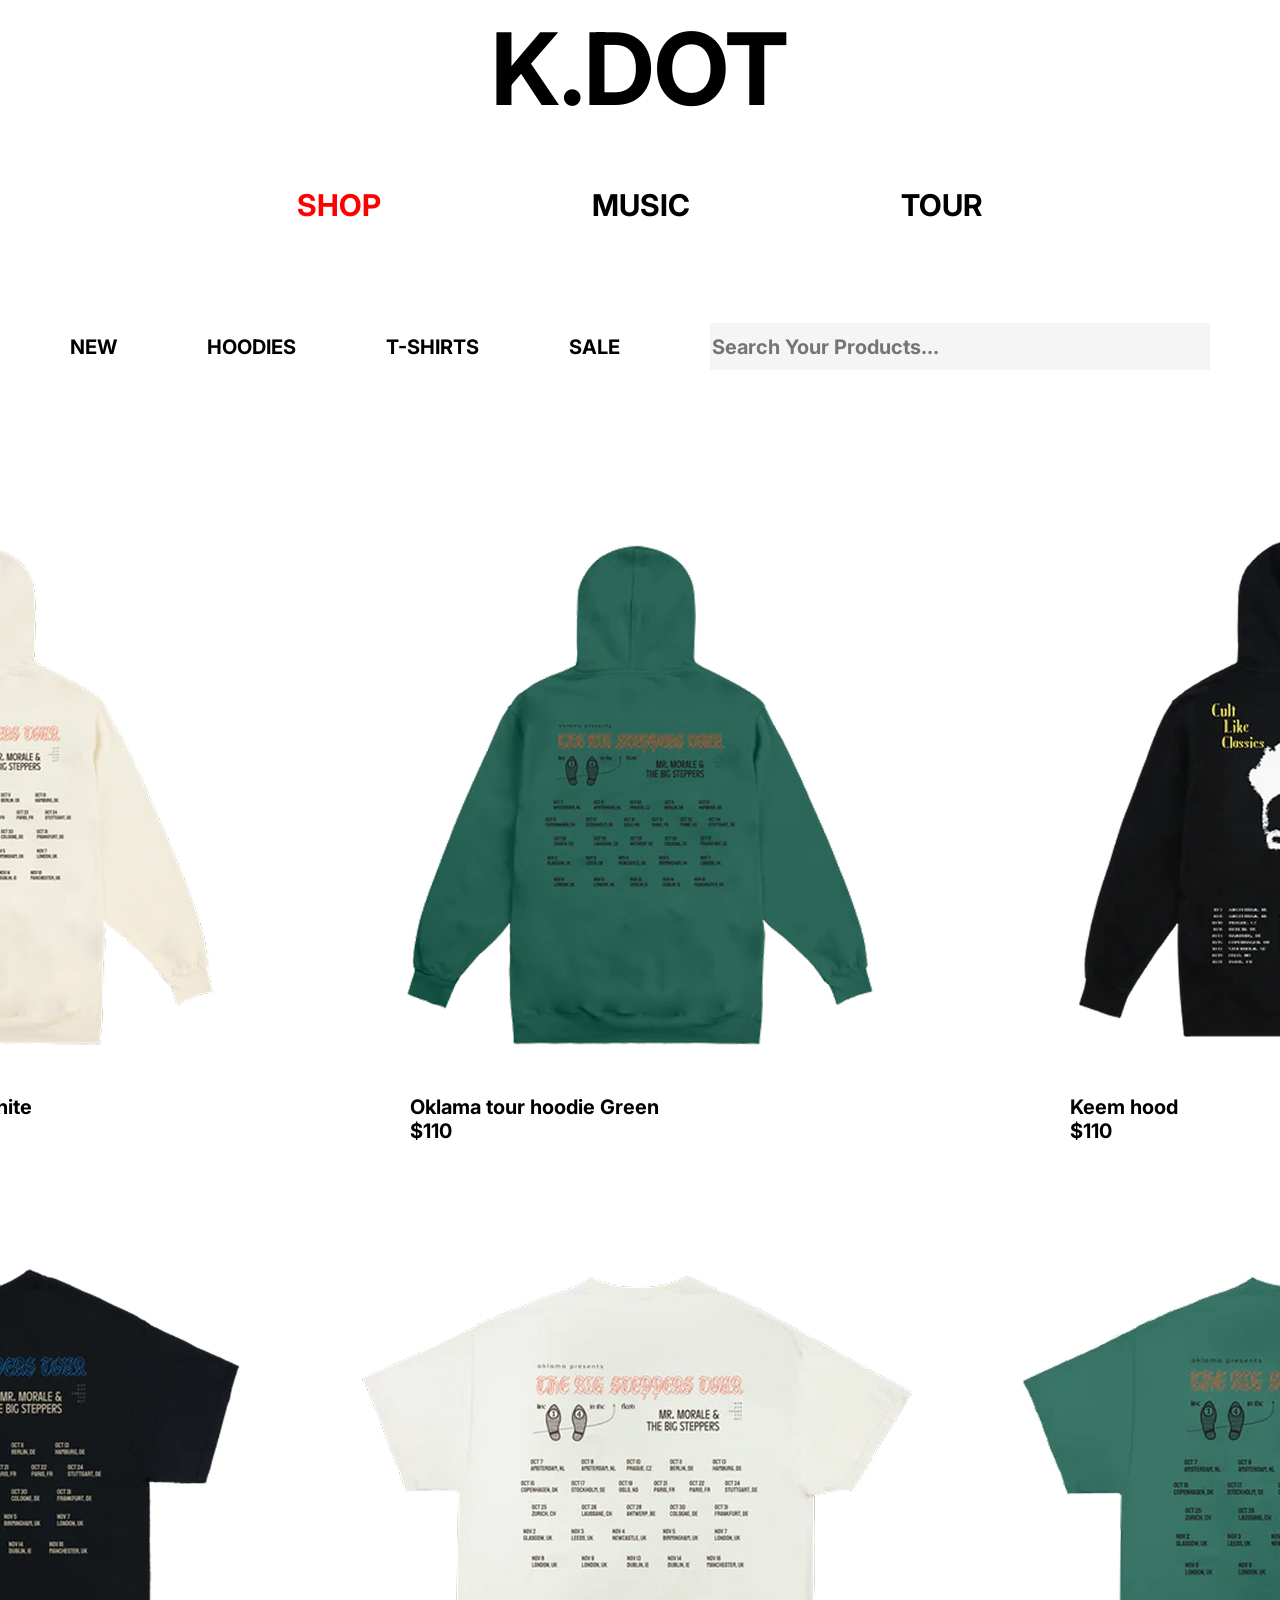
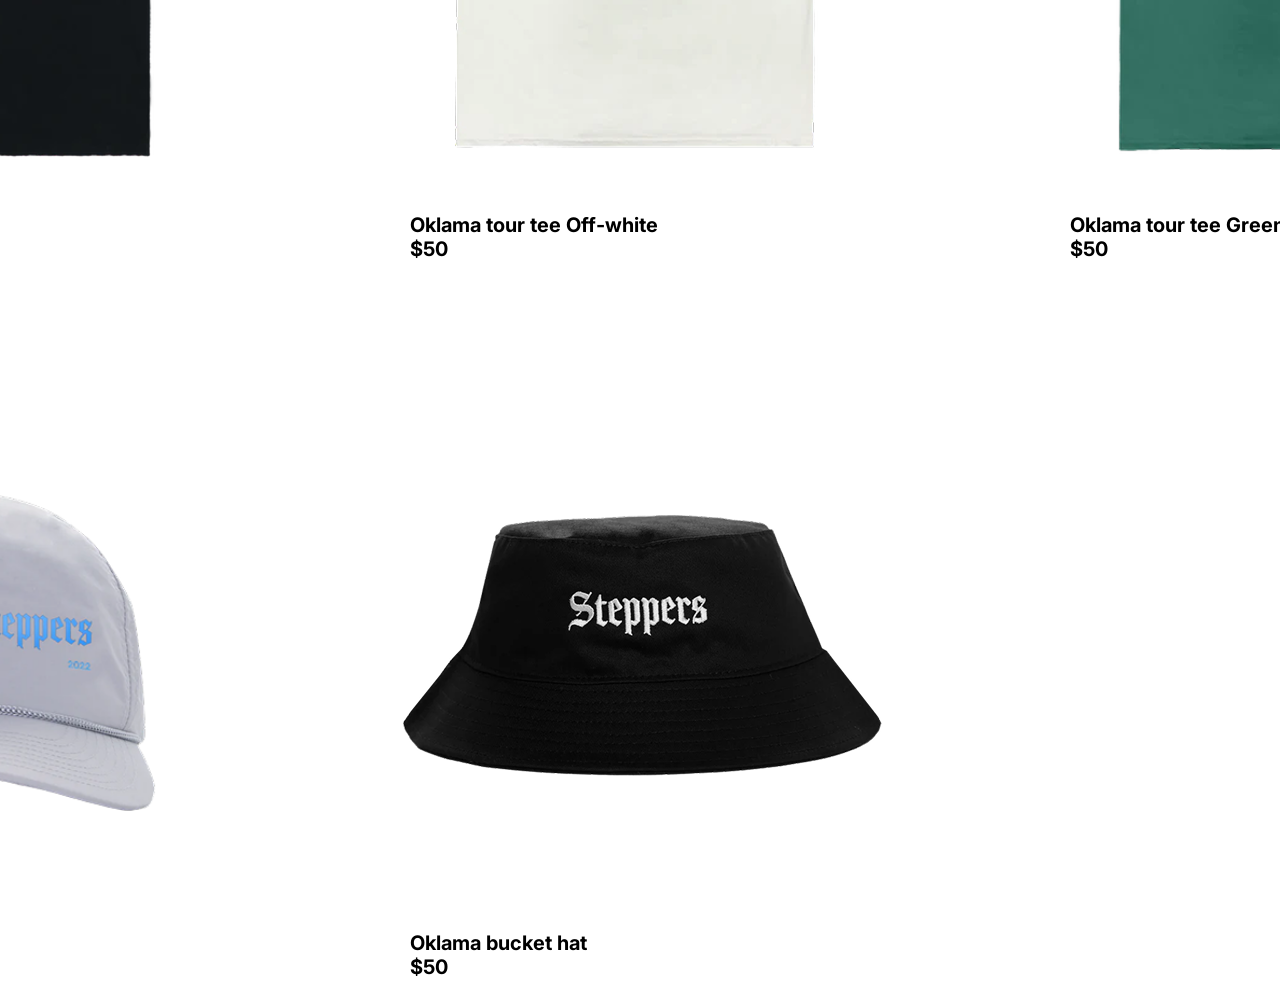
<file: index.html>
<!DOCTYPE html>
<html lang="en">
<head>
    <meta charset="UTF-8">
    <meta name="viewport" content="width=\, initial-scale=1.0">
    <title>Template</title>
    <link rel="preconnect" href="https://fonts.googleapis.com">
    <link rel="preconnect" href="https://fonts.gstatic.com" crossorigin>
    <link href="https://fonts.googleapis.com/css2?family=Inter:wght@700;800&display=swap" rel="stylesheet">
    <link rel="stylesheet" href="style.css">
</head>
<body>
    <header>
        <h1><a href="index.html">K.DOT</a></h1>
        <nav>
            <a class="active" href="#home">SHOP</a>
            <a href="music.html">MUSIC</a>
            <a href="tour.html">TOUR</a>
        </nav>
        <nav class="secondary-nav">
            <a href="#music">NEW</a>
            <a href="#videos">HOODIES</a>
            <a href="#news">T-SHIRTS</a>
            <a href="#shop">SALE</a>
            <input type="search" placeholder="Search Your Products..." aria-label="Search">
        </nav>
    </header>
    <main class="product-grid">
        <div class="product-card">
            <img src="images/hoodie1.png" alt="">
            <h2>Oklama tour hoodie Off-white</h2>
            <p>&dollar;110</p>
        </div>
        <div class="product-card">
            <img src="images/hoodie2.png" alt="">
            <h2>Oklama tour hoodie Green</h2>
            <p>&dollar;110</p>
        </div>
        <div class="product-card">
            <img src="images/hoodie3.png" alt="">
            <h2>Keem hood</h2>
            <p>&dollar;110</p>
        </div>
        <div class="product-card">
            <img src="images/t1.png" alt="">
            <h2>Oklama tour tee Black</h2>
            <p>&dollar;50</p>
        </div>
        <div class="product-card">
            <img src="images/t2.png" alt="">
            <h2>Oklama tour tee Off-white</h2>
            <p>&dollar;50</p>
        </div>
        <div class="product-card">
            <img src="images/t3.png" alt="">
            <h2>Oklama tour tee Green</h2>
            <p>&dollar;50</p>
        </div>
        <div class="product-card">
            <img src="images/cap.png" alt="">
            <h2>Oklama tour hat Grey</h2>
            <p>&dollar;50</p>
        </div>
        <div class="product-card">
            <img src="images/pan.png" alt="">
            <h2>Oklama bucket hat</h2>
            <p>&dollar;50</p>
        </div>
    </main>
</body>
<script src="script.js"></script>
</html>
</file>
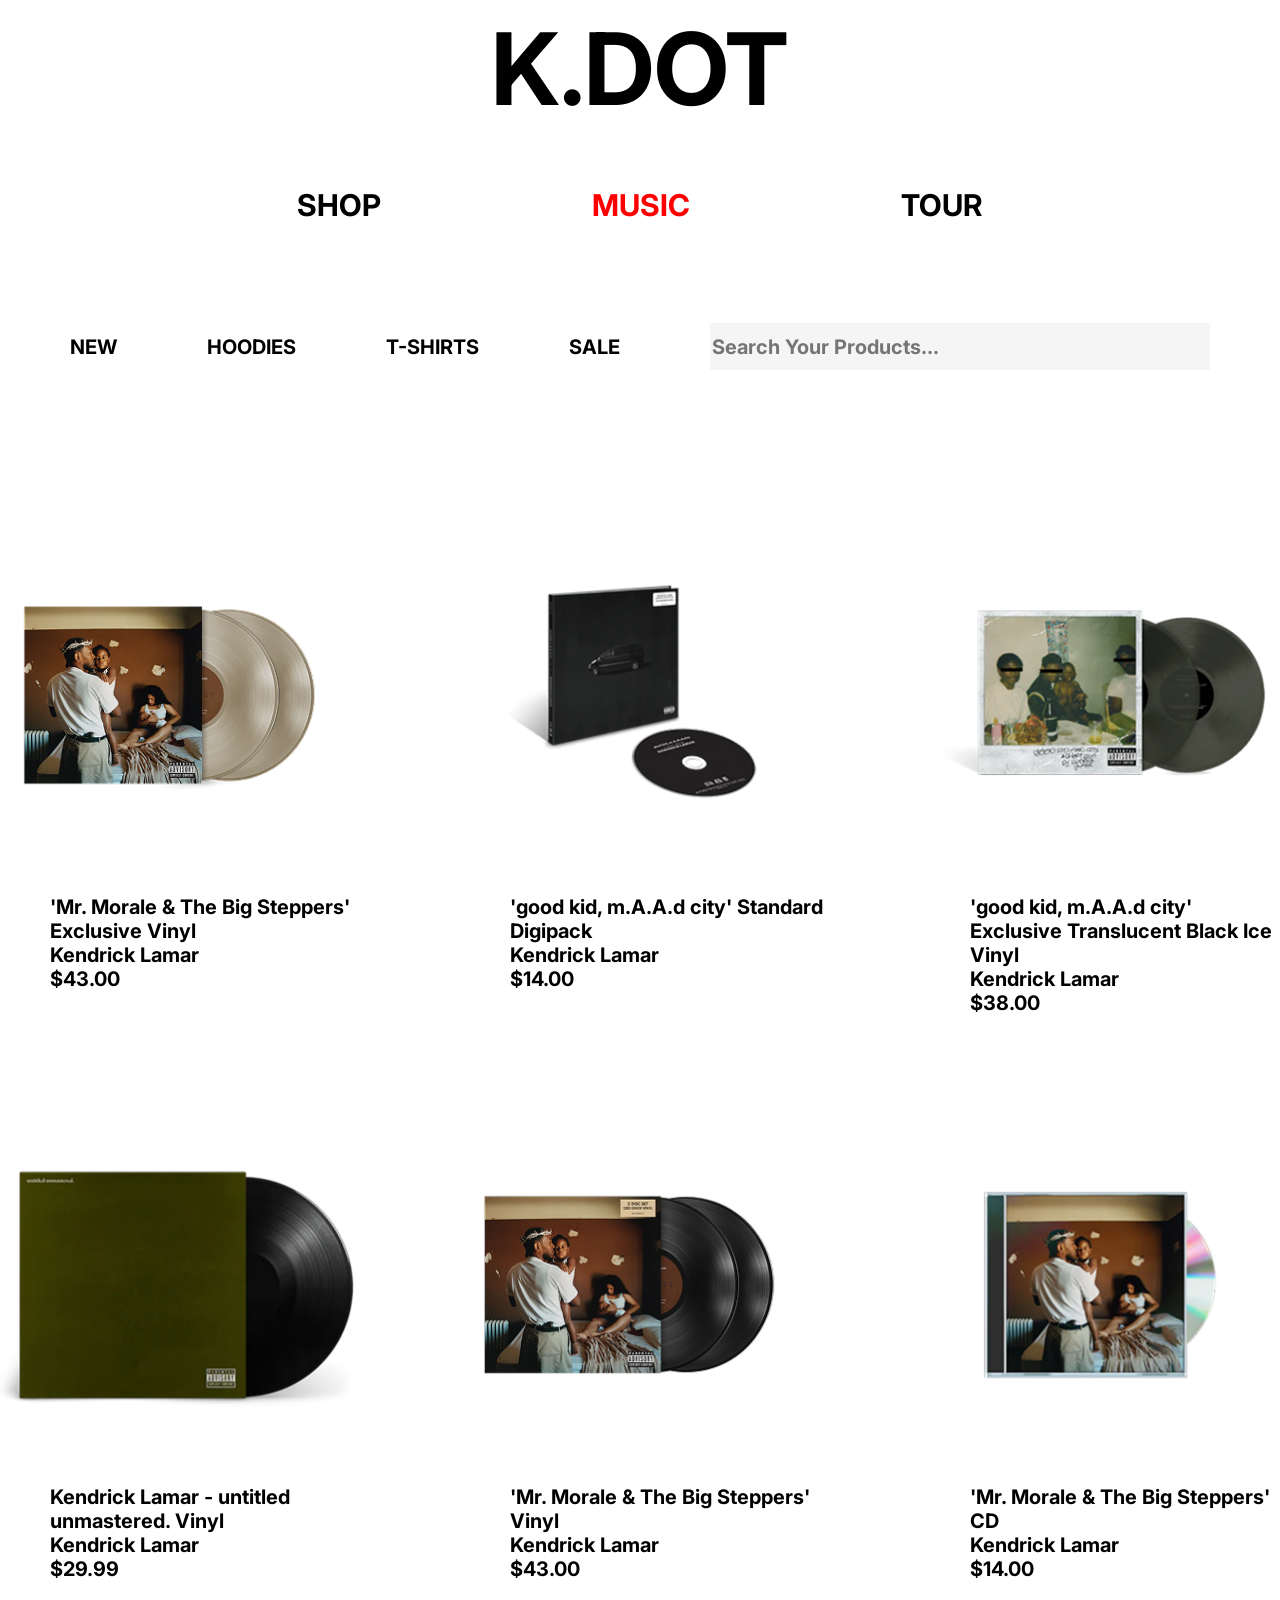
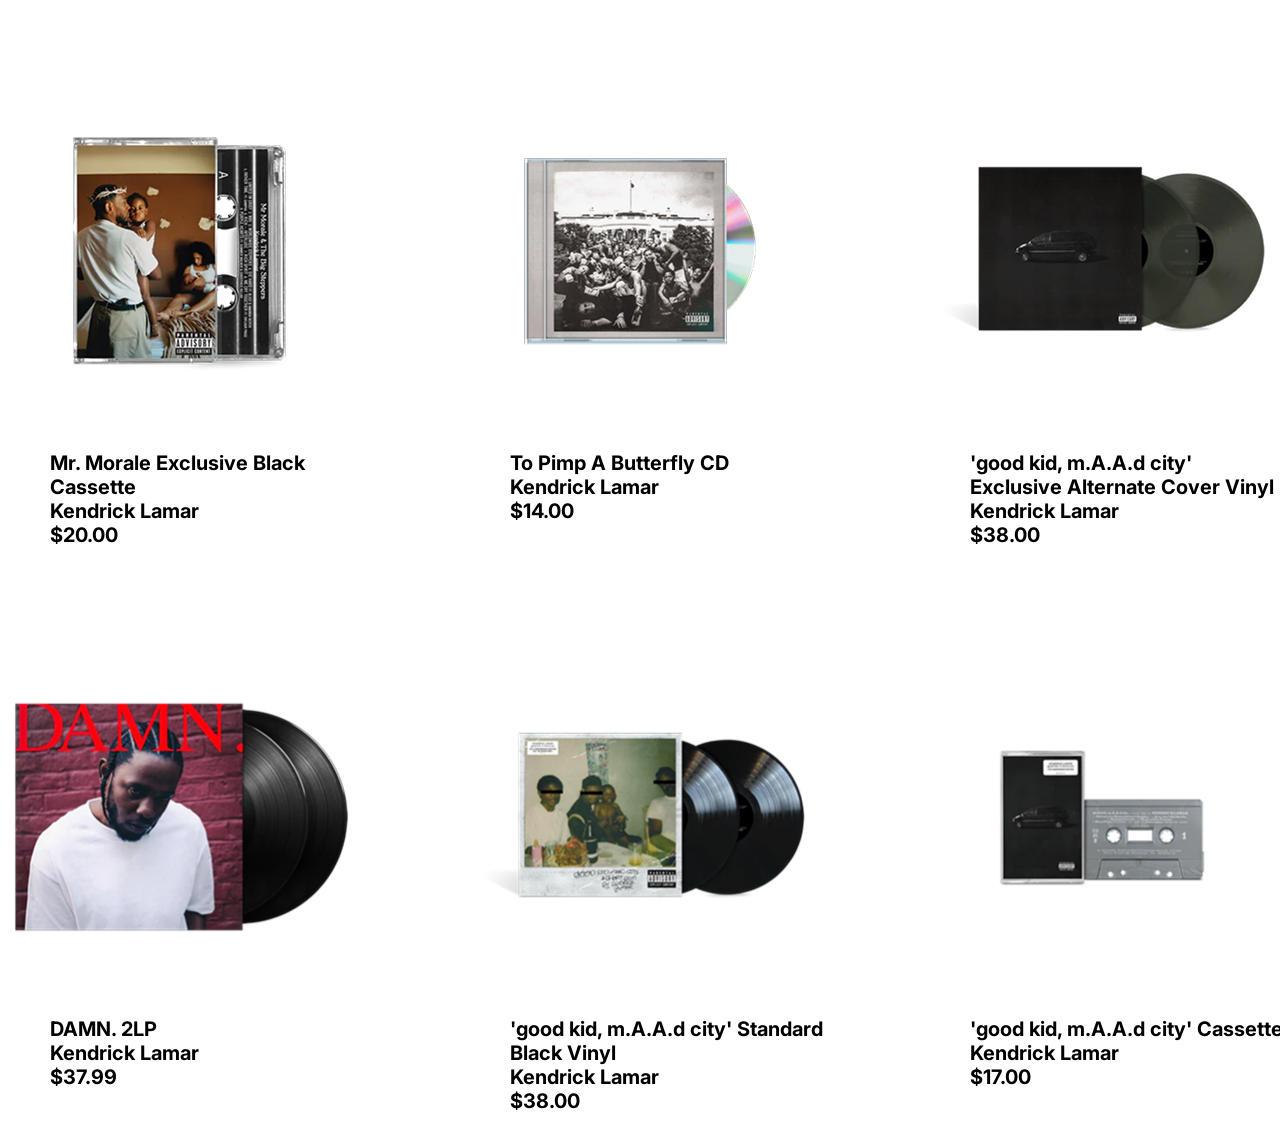
<file: music.html>
<!DOCTYPE html>
<html lang="en">
<head>
    <meta charset="UTF-8">
    <meta name="viewport" content="width=device-width, initial-scale=1.0">
    <title>K.DOT Music</title>
    <link rel="preconnect" href="https://fonts.googleapis.com">
    <link rel="preconnect" href="https://fonts.gstatic.com" crossorigin>
    <link href="https://fonts.googleapis.com/css2?family=Inter:wght@700;800&display=swap" rel="stylesheet">
    <link rel="stylesheet" href="style.css">
</head>
<body>
    <header>
        <h1><a href="index.html">K.DOT</a></h1>
        <nav>
            <a href="index.html">SHOP</a>
            <a class="active" href="music.html">MUSIC</a>
            <a href="tour.html">TOUR</a>
        </nav>
        <nav class="secondary-nav">
            <a href="#music">NEW</a>
            <a href="#videos">HOODIES</a>
            <a href="#news">T-SHIRTS</a>
            <a href="#shop">SALE</a>
            <input type="search" placeholder="Search Your Products..." aria-label="Search">
        </nav>
    </header>
    <main class="product-grid music-grid">
        <div class="product-card"><img src="images/m1.png" alt=""><h2>'Mr. Morale & The Big Steppers' Exclusive Vinyl</h2><p>Kendrick Lamar</p><p>&dollar;43.00</p></div>
        <div class="product-card"><img src="images/m2.png" alt=""><h2>'good kid, m.A.A.d city' Standard Digipack</h2><p>Kendrick Lamar</p><p>&dollar;14.00</p></div>
        <div class="product-card"><img src="images/m3.png" alt=""><h2>'good kid, m.A.A.d city' Exclusive Translucent Black Ice Vinyl</h2><p>Kendrick Lamar</p><p>&dollar;38.00</p></div>
        <div class="product-card"><img src="images/m4.png" alt=""><h2>Kendrick Lamar - untitled unmastered. Vinyl</h2><p>Kendrick Lamar</p><p>&dollar;29.99</p></div>
        <div class="product-card"><img src="images/m5.png" alt=""><h2>'Mr. Morale & The Big Steppers' Vinyl</h2><p>Kendrick Lamar</p><p>&dollar;43.00</p></div>
        <div class="product-card"><img src="images/m6.png" alt=""><h2>'Mr. Morale & The Big Steppers' CD</h2><p>Kendrick Lamar</p><p>&dollar;14.00</p></div>
        <div class="product-card"><img src="images/m7.png" alt=""><h2>Mr. Morale Exclusive Black Cassette</h2><p>Kendrick Lamar</p><p>&dollar;20.00</p></div>
        <div class="product-card"><img src="images/m8.png" alt=""><h2>To Pimp A Butterfly CD</h2><p>Kendrick Lamar</p><p>&dollar;14.00</p></div>
        <div class="product-card"><img src="images/m9.png" alt=""><h2>'good kid, m.A.A.d city' Exclusive Alternate Cover Vinyl</h2><p>Kendrick Lamar</p><p>&dollar;38.00</p></div>
        <div class="product-card"><img src="images/m10.png" alt=""><h2>DAMN. 2LP</h2><p>Kendrick Lamar</p><p>&dollar;37.99</p></div>
        <div class="product-card"><img src="images/m11.png" alt=""><h2>'good kid, m.A.A.d city' Standard Black Vinyl</h2><p>Kendrick Lamar</p><p>&dollar;38.00</p></div>
        <div class="product-card"><img src="images/m12.png" alt=""><h2>'good kid, m.A.A.d city' Cassette</h2><p>Kendrick Lamar</p><p>&dollar;17.00</p></div>
    </main>
</body>
<script src="script.js"></script>
</html>
</file>
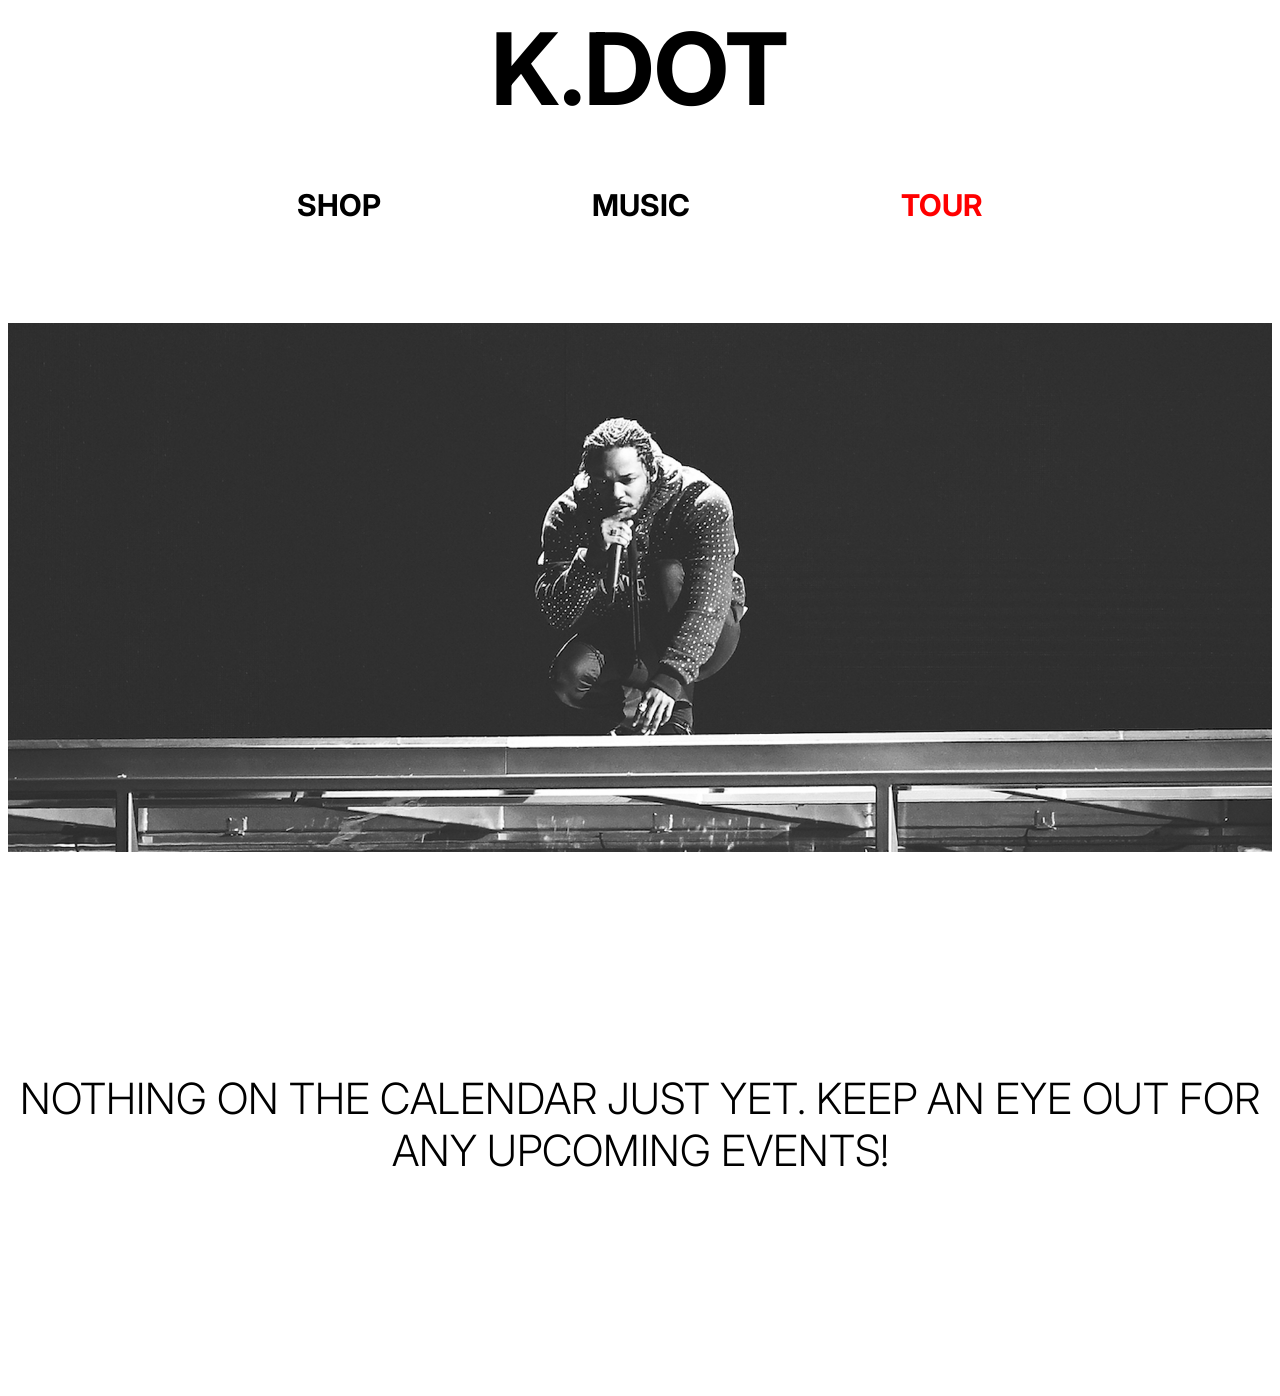
<file: tour.html>
<!DOCTYPE html>
<html lang="en">
<head>
    <meta charset="UTF-8">
    <meta name="viewport" content="width=device-width, initial-scale=1.0">
    <title>K.DOT Tour</title>
    <link rel="preconnect" href="https://fonts.googleapis.com">
    <link rel="preconnect" href="https://fonts.gstatic.com" crossorigin>
    <link href="https://fonts.googleapis.com/css2?family=Inter:wght@300;700;800&display=swap" rel="stylesheet">
    <link rel="stylesheet" href="style.css">
</head>
<body>
    <header>
        <h1><a href="index.html">K.DOT</a></h1>
        <nav>
            <a href="index.html">SHOP</a>
            <a href="music.html">MUSIC</a>
            <a class="active" href="tour.html">TOUR</a>
        </nav>
    </header>
    <main class="tour-content">
        <img class="tour-image" src="images/tourImg.png" alt="">
        <h2 class="tour-message">NOTHING ON THE CALENDAR JUST YET. KEEP AN EYE OUT FOR ANY UPCOMING EVENTS!</h2>
    </main>
</body>
</html>
</file>
<file: style.css>
*{
    font-family: 'Inter', sans-serif;
    font-weight: 700;
    text-decoration: none;
    scroll-behavior: smooth;
    font-size: 20px;
}
h1{
    text-align: center;
    margin: 0 0 58px;
}
h1 a{
    color: black;
    font-size: 100px;
}
nav {
    display: flex;
    justify-content: center;
    gap: 211px;
    margin-bottom: 100px;
}
nav a {
    color: black;
    font-size: 30px;
}
nav a.active {
    color: red;
}
.secondary-nav {
    gap: 90px;
    margin-bottom: 140px;
    align-items: center;
}
.secondary-nav a{
    font-size: 20px;
}
.secondary-nav input {
    font: inherit;
    font-size: 20px;
    width: 500px;
    height: 47px;
    background-color: rgba(245, 245, 245, 1);
    border: none;
}
.product-grid {
    display: grid;
    grid-template-columns: repeat(3, 570px);
    justify-content: center;
    column-gap: 90px;
    row-gap: 85px;
}
.product-card img {
    display: block;
    width: 570px;
    height: 570px;
    object-fit: cover;
}
.product-card h2 {
    margin: 15px 0 0 55px;
}
.product-card p {
    margin: 0 0 0 55px;
}
.music-grid {
    grid-template-columns: repeat(3, 370px);
}
.music-grid .product-card img {
    width: 370px;
    height: 370px;
}
.tour-image {
    display: block;
    width: 100%;
    height: auto;
    margin-bottom: 220px;
}
.tour-message {
    margin: 0 0 220px;
    text-align: center;
    font-size: 43px;
    font-weight: 300;
}
</file>
